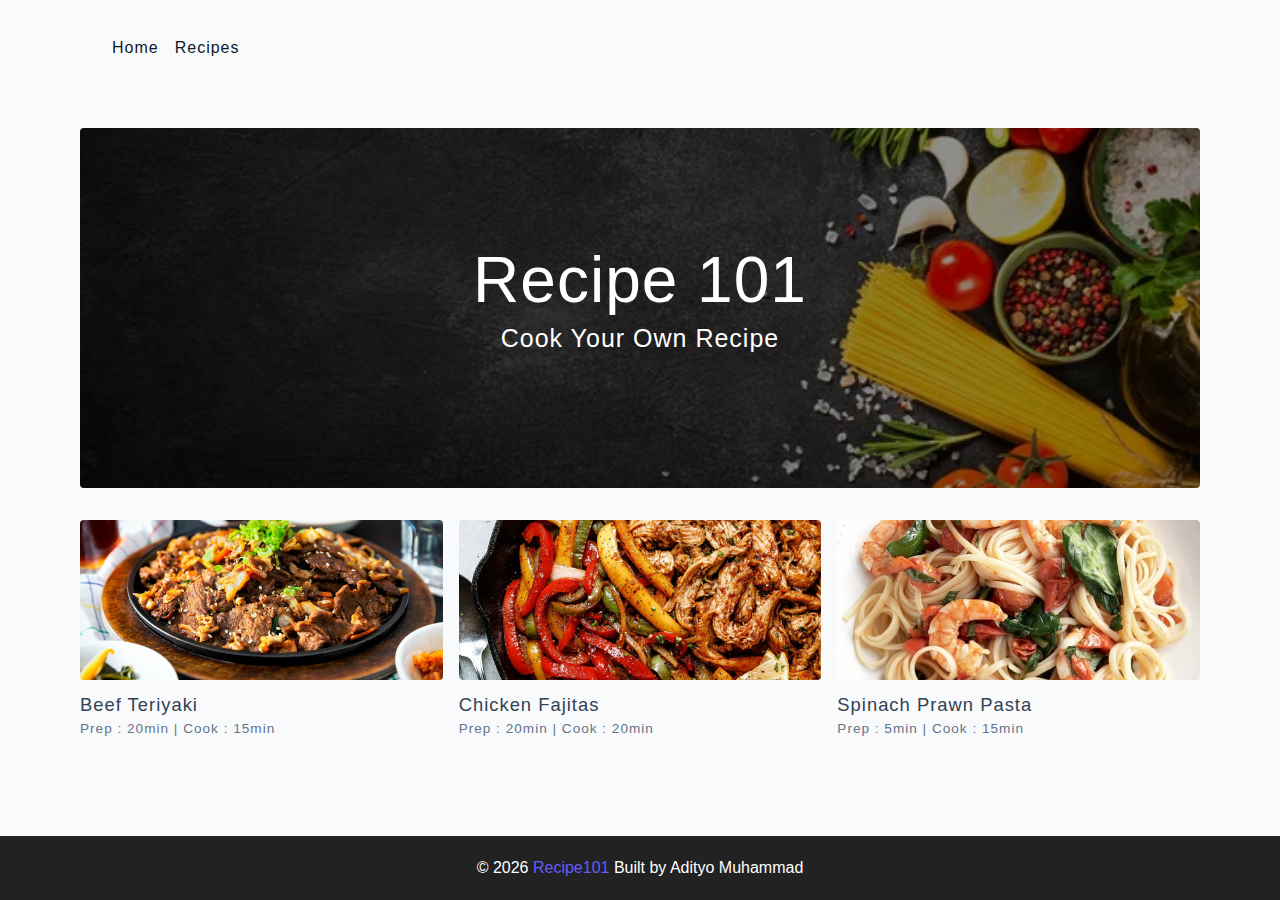
<file: recipes/index.html>
<!DOCTYPE html>
<html lang="en">
  <head>
    <meta charset="UTF-8" />
    <meta http-equiv="X-UA-Compatible" content="IE=edge" />
    <meta name="viewport" content="width=device-width, initial-scale=1.0" />
    <title>Recipe 101 </title>
    <link rel="stylesheet" href="./resources/css/normalize.css" />
    <!-- font-awesome -->
    <link
      rel="stylesheet"
      href="https://cdnjs.cloudflare.com/ajax/libs/font-awesome/5.14.0/css/all.min.css"
    />
    <!-- main css -->
    <link rel="stylesheet" href="./resources/css/main.css" />
  </head>
  <body>
    <!-- nav  -->
    <nav class="navbar">
      <div class="nav-center">
        <div class="nav-header">
          <button class="nav-btn btn">
            <i class="fas fa-align-justify"></i>
          </button>
        </div>
        <div class="nav-links">
          <a href="index.html" class="nav-link"> home </a>
          <a href="recipes.html" class="nav-link"> recipes </a>
        </div>
      </div>
    </nav>
    <!-- end of nav -->
    <!-- main -->
    <main class="page">
      <!-- header -->
      <header class="hero">
        <div class="hero-container">
          <div class="hero-text">
            <h1>Recipe 101</h1>
            <h4>Cook your own recipe</h4>
          </div>
        </div>
      </header>
      <!-- end of header -->
        
      <div class="recipes-list">
          <!-- single recipe -->
          <a href="single-recipe.html" class="recipe">
            <img
              src="./resources/images/recipe-1.jpg"
              class="img recipe-img"
              alt=""
            />
            <h5>Beef Teriyaki</h5>
            <p>Prep : 20min | Cook : 15min</p>
          </a>
          <!-- end of single recipe -->
          <!-- single recipe -->
          <a href="single-recipe-2.html" class="recipe">
            <img
              src="./resources/images/recipe-2.jpeg"
              class="img recipe-img"
              alt=""
            />
            <h5>Chicken Fajitas</h5>
            <p>Prep : 20min | Cook : 20min</p>
          </a>
          <!-- end of single recipe -->
          <!-- single recipe -->
          <a href="single-recipe-3.html" class="recipe">
            <img
              src="./resources/images/recipe-3.jpg"
              class="img recipe-img"
              alt=""
            />
            <h5>Spinach Prawn Pasta
            </h5>
            <p>Prep : 5min | Cook : 15min</p>
          </a>
          <!-- end of single recipe -->
          <!-- single recipe -->
        </div>
        <!-- end of recipes list -->
      </section>
    </main>
    <!-- end of main -->
    <!-- footer -->
    <footer class="page-footer">
      <p>
        &copy; <span id="date"></span>
        <span class="footer-logo">Recipe101</span> Built by Adityo Muhammad
      </p>
    </footer>
    <script src="./resources/js/app.js"></script>
  </body>
</html>
</file>
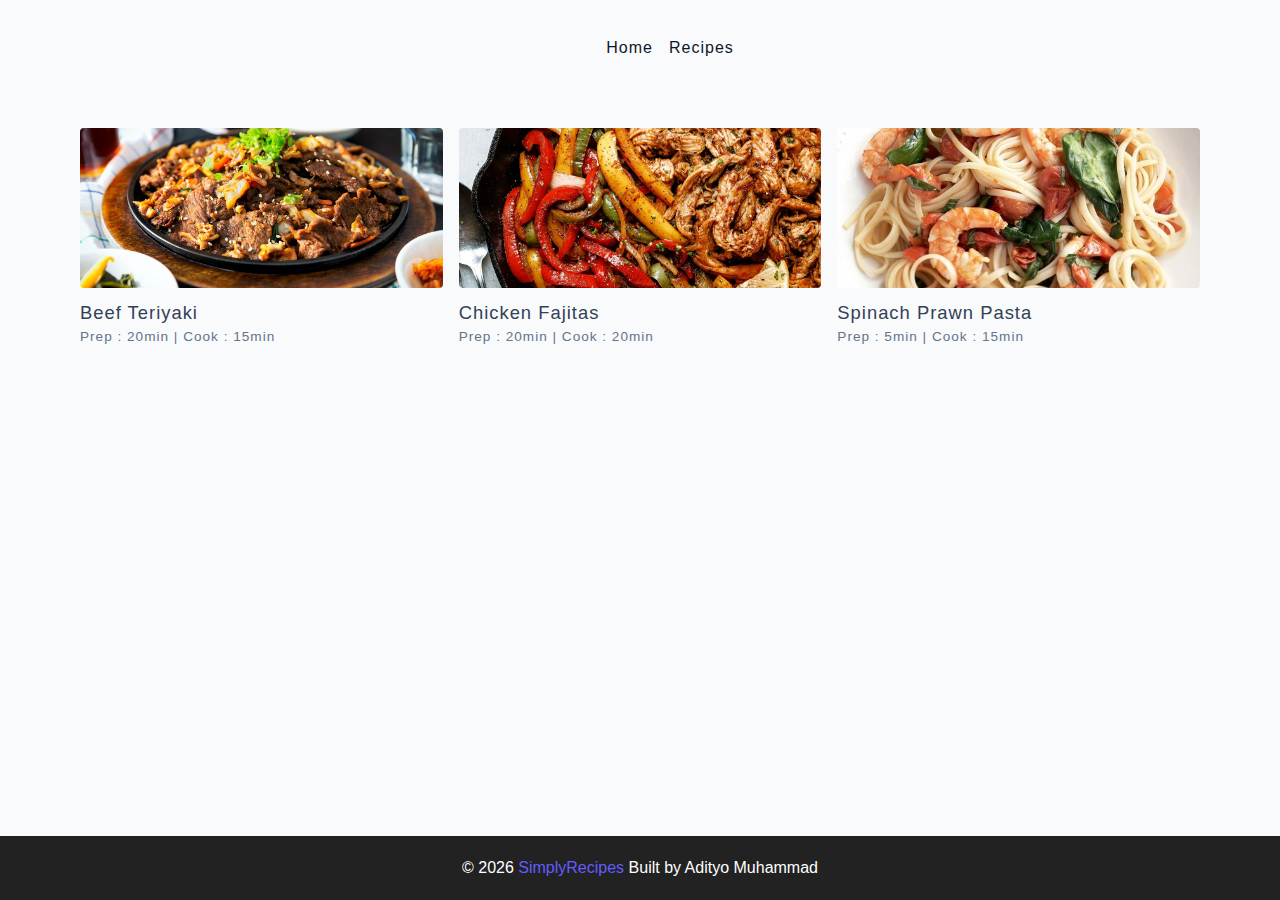
<file: recipes/recipes.html>
<!DOCTYPE html>
<html lang="en">
  <head>
    <meta charset="UTF-8" />
    <meta http-equiv="X-UA-Compatible" content="IE=edge" />
    <meta name="viewport" content="width=device-width, initial-scale=1.0" />
    <title>Recipes</title>
    <!-- normalize -->
    <link rel="stylesheet" href="./resources/css/normalize.css" />
    <!-- font-awesome -->
    <link
      rel="stylesheet"
      href="https://cdnjs.cloudflare.com/ajax/libs/font-awesome/5.14.0/css/all.min.css"
    />
    <!-- bootstrap -->
    <link href="https://cdn.jsdelivr.net/npm/bootstrap@5.3.0-alpha3/dist/css/bootstrap.min.css" rel="stylesheet" integrity="sha384-KK94CHFLLe+nY2dmCWGMq91rCGa5gtU4mk92HdvYe+M/SXH301p5ILy+dN9+nJOZ" crossorigin="anonymous">
    <!-- main css -->
    <link rel="stylesheet" href="./resources/css/main.css" />
  </head>
  <body>
    <!-- nav  -->
    <div class="container">
      <nav class="navbar">
        <div class="nav-center">
            <button class="nav-btn btn">
              <i class="fas fa-align-justify"></i>
            </button>
          </div>
          <div class="nav-links">
            <a href="index.html" class="nav-link"> home </a>
            <a href="recipes.html" class="nav-link"> recipes </a>
          </div>
        </div>
      </nav>
    </div>

    <!-- end of nav -->
    
    <!-- main -->
    <main class="page">
        <!-- recipes list -->
        <div class="recipes-list">
          <!-- single recipe -->
          <a href="single-recipe.html" class="recipe">
            <img
              src="./resources/images/recipe-1.jpg"
              class="img recipe-img"
              alt=""
            />
            <h5>Beef Teriyaki</h5>
            <p>Prep : 20min | Cook : 15min</p>
          </a>
          <!-- end of single recipe -->
          
          <!-- single recipe -->
          <a href="single-recipe-2.html" class="recipe">
            <img
              src="./resources/images/recipe-2.jpeg"
              class="img recipe-img"
              alt=""
            />
            <h5>Chicken Fajitas</h5>
            <p>Prep : 20min | Cook : 20min</p>
          </a>
          <!-- end of single recipe -->
          
          <!-- single recipe -->
          <a href="single-recipe-3.html" class="recipe">
            <img
              src="./resources/images/recipe-3.jpg"
              class="img recipe-img"
              alt=""
            />
            <h5>Spinach Prawn Pasta</h5>
            <p>Prep : 5min | Cook : 15min</p>
          </a>
          <!-- end of single recipe -->
        </div>
    </main>
    <!-- end of main -->
    <!-- footer -->
    <footer class="page-footer">
      <p>
        &copy; <span id="date"></span>
        <span class="footer-logo">SimplyRecipes</span> Built by Adityo Muhammad
      </p>
    </footer>
    <script src="./resources/js/app.js"></script>
    <script src="https://cdn.jsdelivr.net/npm/bootstrap@5.3.0-alpha3/dist/js/bootstrap.bundle.min.js" integrity="sha384-ENjdO4Dr2bkBIFxQpeoTz1HIcje39Wm4jDKdf19U8gI4ddQ3GYNS7NTKfAdVQSZe" crossorigin="anonymous"></script>
    <script src="https://cdn.jsdelivr.net/npm/@popperjs/core@2.11.7/dist/umd/popper.min.js" integrity="sha384-zYPOMqeu1DAVkHiLqWBUTcbYfZ8osu1Nd6Z89ify25QV9guujx43ITvfi12/QExE" crossorigin="anonymous"></script>
    <script src="https://cdn.jsdelivr.net/npm/bootstrap@5.3.0-alpha3/dist/js/bootstrap.min.js" integrity="sha384-Y4oOpwW3duJdCWv5ly8SCFYWqFDsfob/3GkgExXKV4idmbt98QcxXYs9UoXAB7BZ" crossorigin="anonymous"></script>
  </body>
</html>
</file>
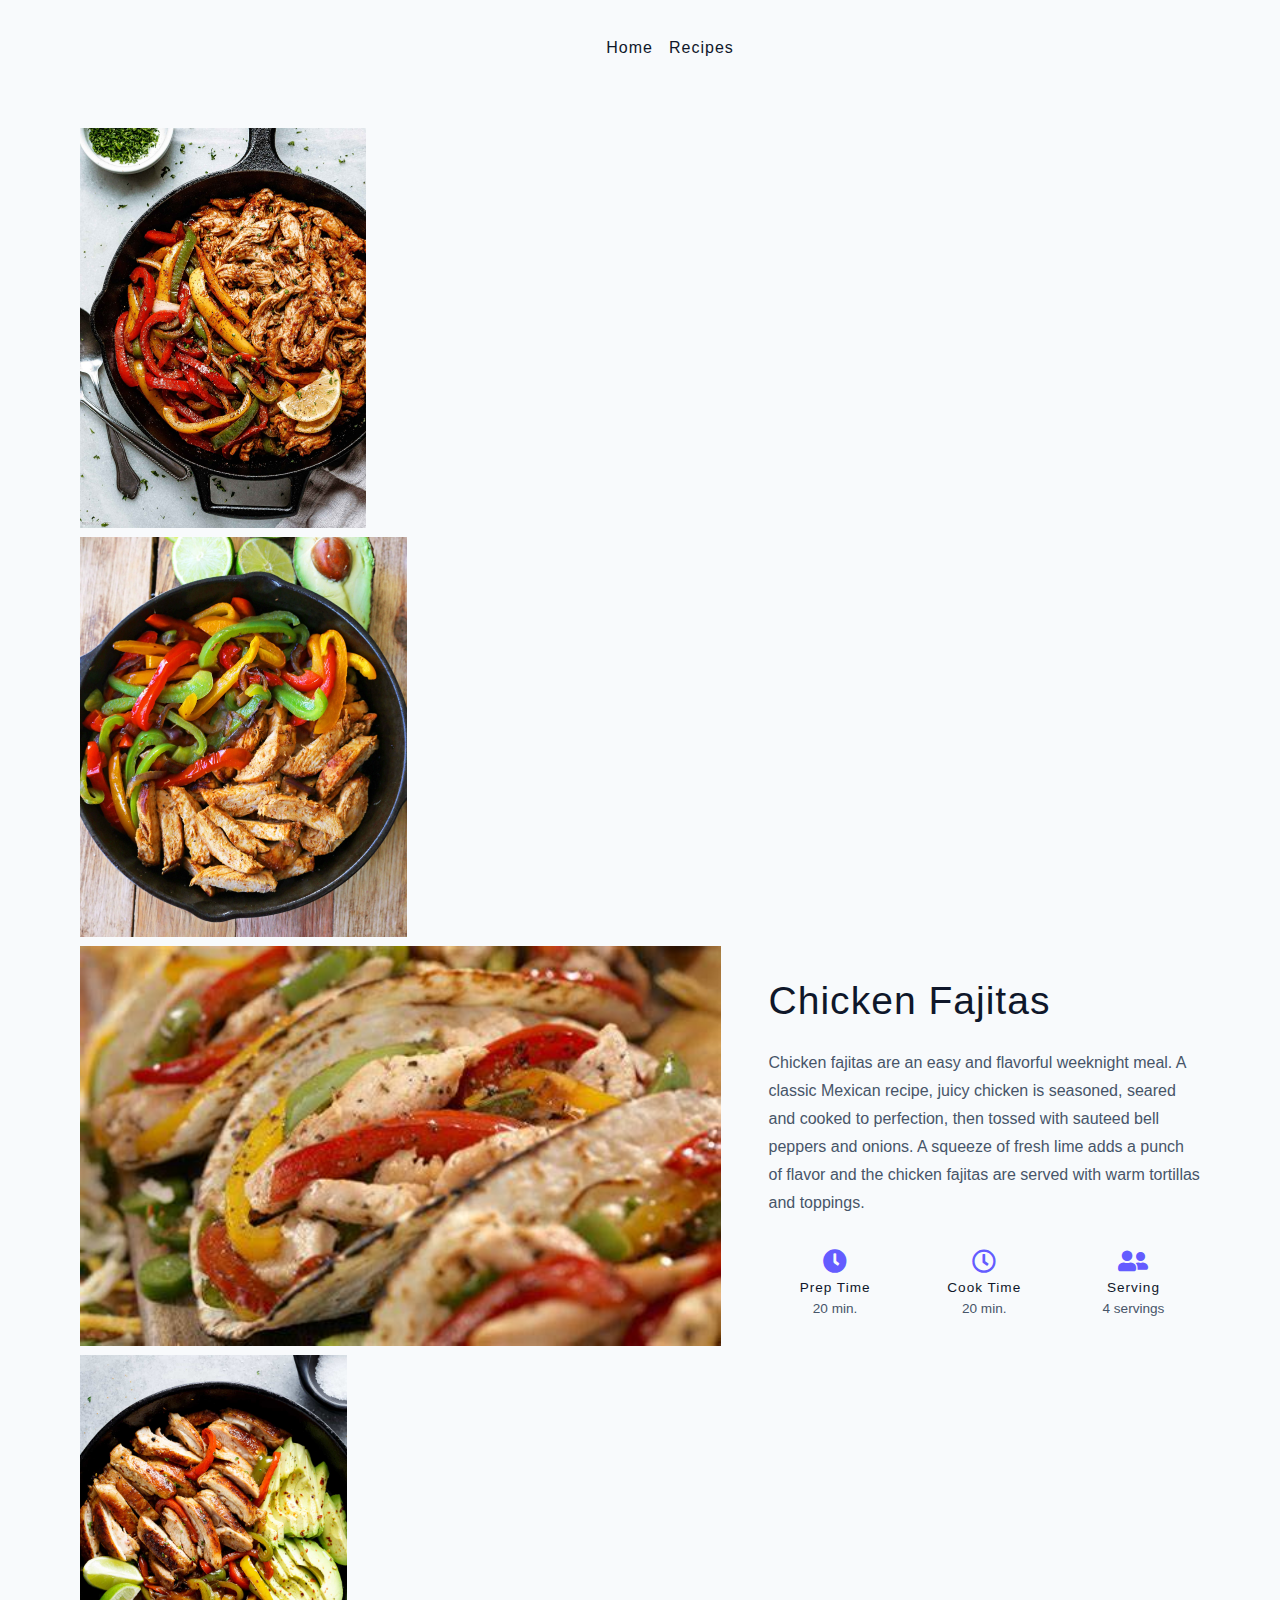
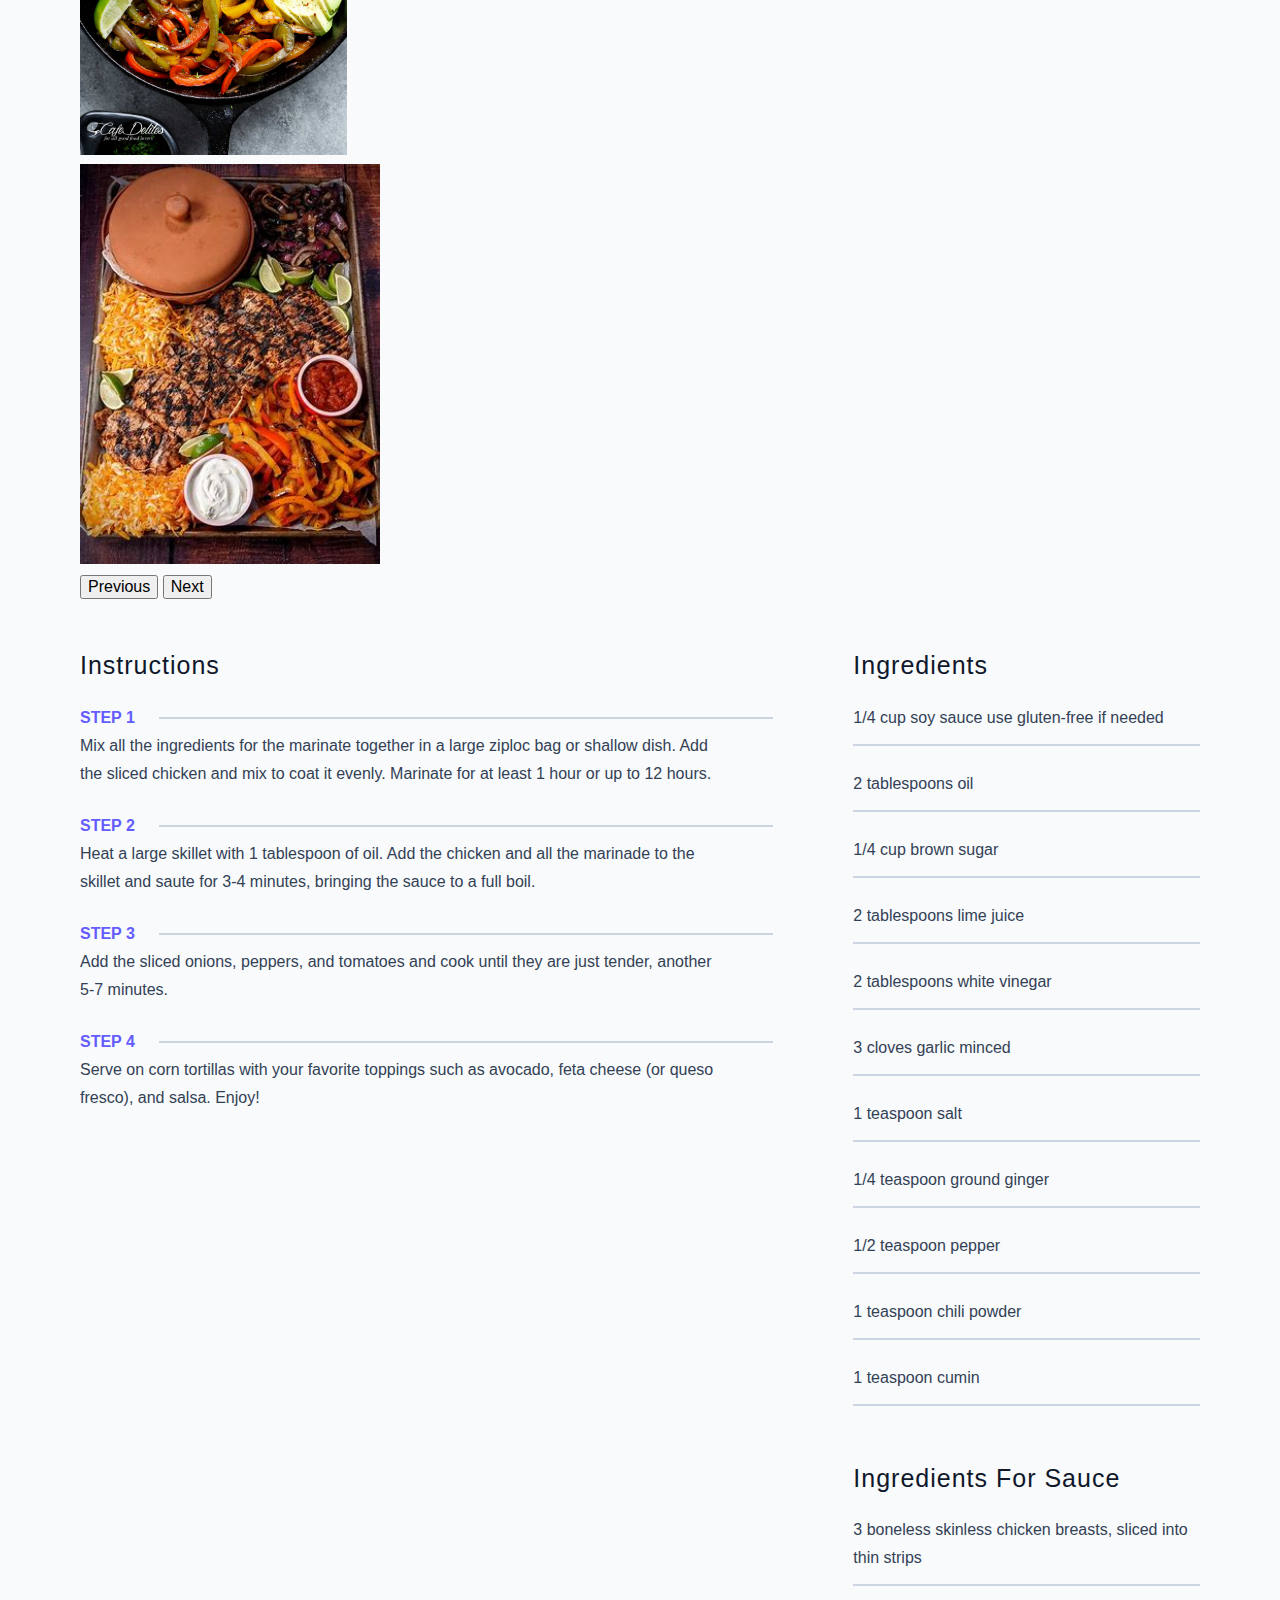
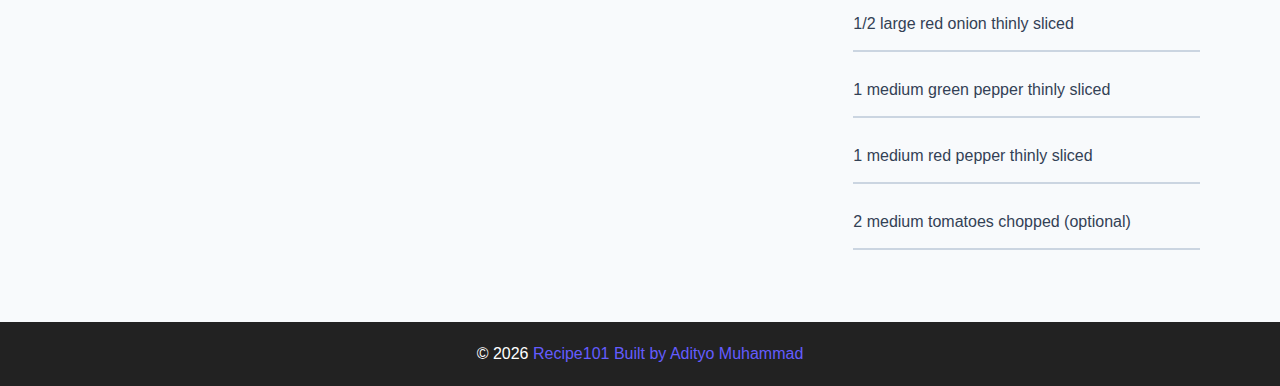
<file: recipes/single-recipe-2.html>
<!DOCTYPE html>
<html lang="en">
  <head>
    <meta charset="UTF-8" />
    <meta http-equiv="X-UA-Compatible" content="IE=edge" />
    <meta name="viewport" content="width=device-width, initial-scale=1.0" />
    <title>Single Recipe</title>
    <!-- normalize -->
    <link rel="stylesheet" href="./resources/css/normalize.css" />
    <!-- font-awesome -->
    <link
      rel="stylesheet"
      href="https://cdnjs.cloudflare.com/ajax/libs/font-awesome/5.14.0/css/all.min.css"
    />
    <!-- bootstrap -->
    <link href="https://cdn.jsdelivr.net/npm/bootstrap@5.3.0-alpha3/dist/css/bootstrap.min.css" rel="stylesheet" integrity="sha384-KK94CHFLLe+nY2dmCWGMq91rCGa5gtU4mk92HdvYe+M/SXH301p5ILy+dN9+nJOZ" crossorigin="anonymous">
    <!-- main css -->
    <link rel="stylesheet" href="./resources/css/main.css" />
  </head>
  <body>
    <!-- nav  -->
    <div class="container">
      <nav class="navbar">
        <div class="nav-center">
            <button class="nav-btn btn">
              <i class="fas fa-align-justify"></i>
            </button>
          </div>
          <div class="nav-links">
            <a href="index.html" class="nav-link"> home </a>
            <a href="recipes.html" class="nav-link"> recipes </a>
          </div>
        </div>
      </nav>
    </div>
    <!-- end of nav -->
    <main class="page">
      <div class="recipe-page">
        <section class="recipe-hero">

          <!-- Slider -->
          <div id="carouselExampleAutoplaying" class="carousel slide" data-bs-ride="carousel">
            <div class="carousel-inner">
              <div class="carousel-item active">
                <img src="./resources/images/recipe-2.jpeg" class="d-block w-100 pb-5" style="height: 400px; object-fit: cover;" alt="...">
              </div>
              <div class="carousel-item">
                <img src="./resources/images/recipe-2-2.jpeg" class="d-block w-100 pb-5" style="height: 400px; object-fit: cover;" alt="...">
              </div>
              <div class="carousel-item">
                <img src="./resources/images/recipe-2-3.jpeg" class="d-block w-100 pb-5" style="height: 400px; object-fit: cover;" alt="...">
              </div>
              <div class="carousel-item">
                <img src="./resources/images/recipe-2-4.jpg" class="d-block w-100 pb-5" style="height: 400px; object-fit: cover;" alt="...">
              </div>
              <div class="carousel-item">
                <img src="./resources/images/recipe-2-5.jpeg" class="d-block w-100 pb-5" style="height: 400px; object-fit: cover;" alt="...">
              </div>
            </div>
            <button class="carousel-control-prev" type="button" data-bs-target="#carouselExampleAutoplaying" data-bs-slide="prev">
              <span class="carousel-control-prev-icon" aria-hidden="true"></span>
              <span class="visually-hidden">Previous</span>
            </button>
            <button class="carousel-control-next" type="button" data-bs-target="#carouselExampleAutoplaying" data-bs-slide="next">
              <span class="carousel-control-next-icon" aria-hidden="true"></span>
              <span class="visually-hidden">Next</span>
            </button>
          </div>

          <!--  -->

          <article class="recipe-info">
            <h2>Chicken Fajitas</h2>
            <p>
              Chicken fajitas are an easy and flavorful weeknight meal. A classic Mexican recipe, juicy chicken is seasoned, seared and cooked to perfection, then tossed with sauteed bell peppers and onions. A squeeze of fresh lime adds a punch of flavor and the chicken fajitas are served with warm tortillas and toppings.
            </p>
            <div class="recipe-icons">
              <article>
                <i class="fas fa-clock"></i>
                <h5>prep time</h5>
                <p>20 min.</p>
              </article>
              <article>
                <i class="far fa-clock"></i>
                <h5>cook time</h5>
                <p>20 min.</p>
              </article>
              <article>
                <i class="fas fa-user-friends"></i> 
                <h5>serving</h5>
                <p>4 servings</p>
              </article>
            </div>
          </article>
        </section>
        <!-- content -->
        <section class="recipe-content">
          <article>
            <h4>instructions</h4>
            <!-- step by step -->
            <div id="step"></div>
            <!-- end -->
          </article>
          <article class="second-column">
            <div>
              <h4>ingredients</h4>
              <!-- ingredients -->
              <div id="ingredients"></div>
              <!-- end -->
            </div>
            <div>
              <h4>ingredients for sauce</h4>
              <!-- ingredients sauce -->
              <div id="ingredients-sauce"></div>
              <!-- end -->
            </div>
          </article>
        </section>
      </div>
    </main>
    <!-- footer -->
    <footer class="page-footer">
      <p>
        &copy; <span id="date"></span>
        <span class="footer-logo">Recipe101 Built by Adityo Muhammad</a>
      </p>
    </footer>
    <!-- fetch json data -->
    <script>
      fetch("./resources/data/recipes.json")
      .then((res) => {
        return res.json();
      })
      .then((data) => {
        let placeholder = document.querySelector("#step");
        let out = "";
        for (let i = 0; i < data[1].step.length; i++) {
          out += `
                <div class="single-instruction">
                  <header>
                    <p>step ${i + 1}</p>
                    <div></div>
                  </header>
                  <p>
                    ${data[1].step[i]}
                  </p>
                </div>
              `;
        }
        placeholder.innerHTML = out;

        // ingredients
        let ingredients = document.querySelector("#ingredients");
        let resultIngredients = "";
        for (let i = 0; i < data[1].ingredients.length; i++) {
          resultIngredients += `
                <p class="single-ingredient">${data[1].ingredients[i]}</p>
              `;
        }
        ingredients.innerHTML = resultIngredients;
        
        // ingredients sauce
        let ingredientsSauce = document.querySelector("#ingredients-sauce");
        let resultIngredientsSauce = "";
        for (let i = 0; i < data[1].ingredientsSauce.length; i++) {
          resultIngredientsSauce += `
                <p class="single-ingredient">${data[1].ingredientsSauce[i]}</p>
              `;
        }
        ingredientsSauce.innerHTML = resultIngredientsSauce;
      });
    </script>
    <script src="./resources/js/app.js"></script>
    <script src="https://cdn.jsdelivr.net/npm/bootstrap@5.3.0-alpha3/dist/js/bootstrap.bundle.min.js" integrity="sha384-ENjdO4Dr2bkBIFxQpeoTz1HIcje39Wm4jDKdf19U8gI4ddQ3GYNS7NTKfAdVQSZe" crossorigin="anonymous"></script>
    <script src="https://cdn.jsdelivr.net/npm/@popperjs/core@2.11.7/dist/umd/popper.min.js" integrity="sha384-zYPOMqeu1DAVkHiLqWBUTcbYfZ8osu1Nd6Z89ify25QV9guujx43ITvfi12/QExE" crossorigin="anonymous"></script>
    <script src="https://cdn.jsdelivr.net/npm/bootstrap@5.3.0-alpha3/dist/js/bootstrap.min.js" integrity="sha384-Y4oOpwW3duJdCWv5ly8SCFYWqFDsfob/3GkgExXKV4idmbt98QcxXYs9UoXAB7BZ" crossorigin="anonymous"></script>
  </body>
</html>
</file>
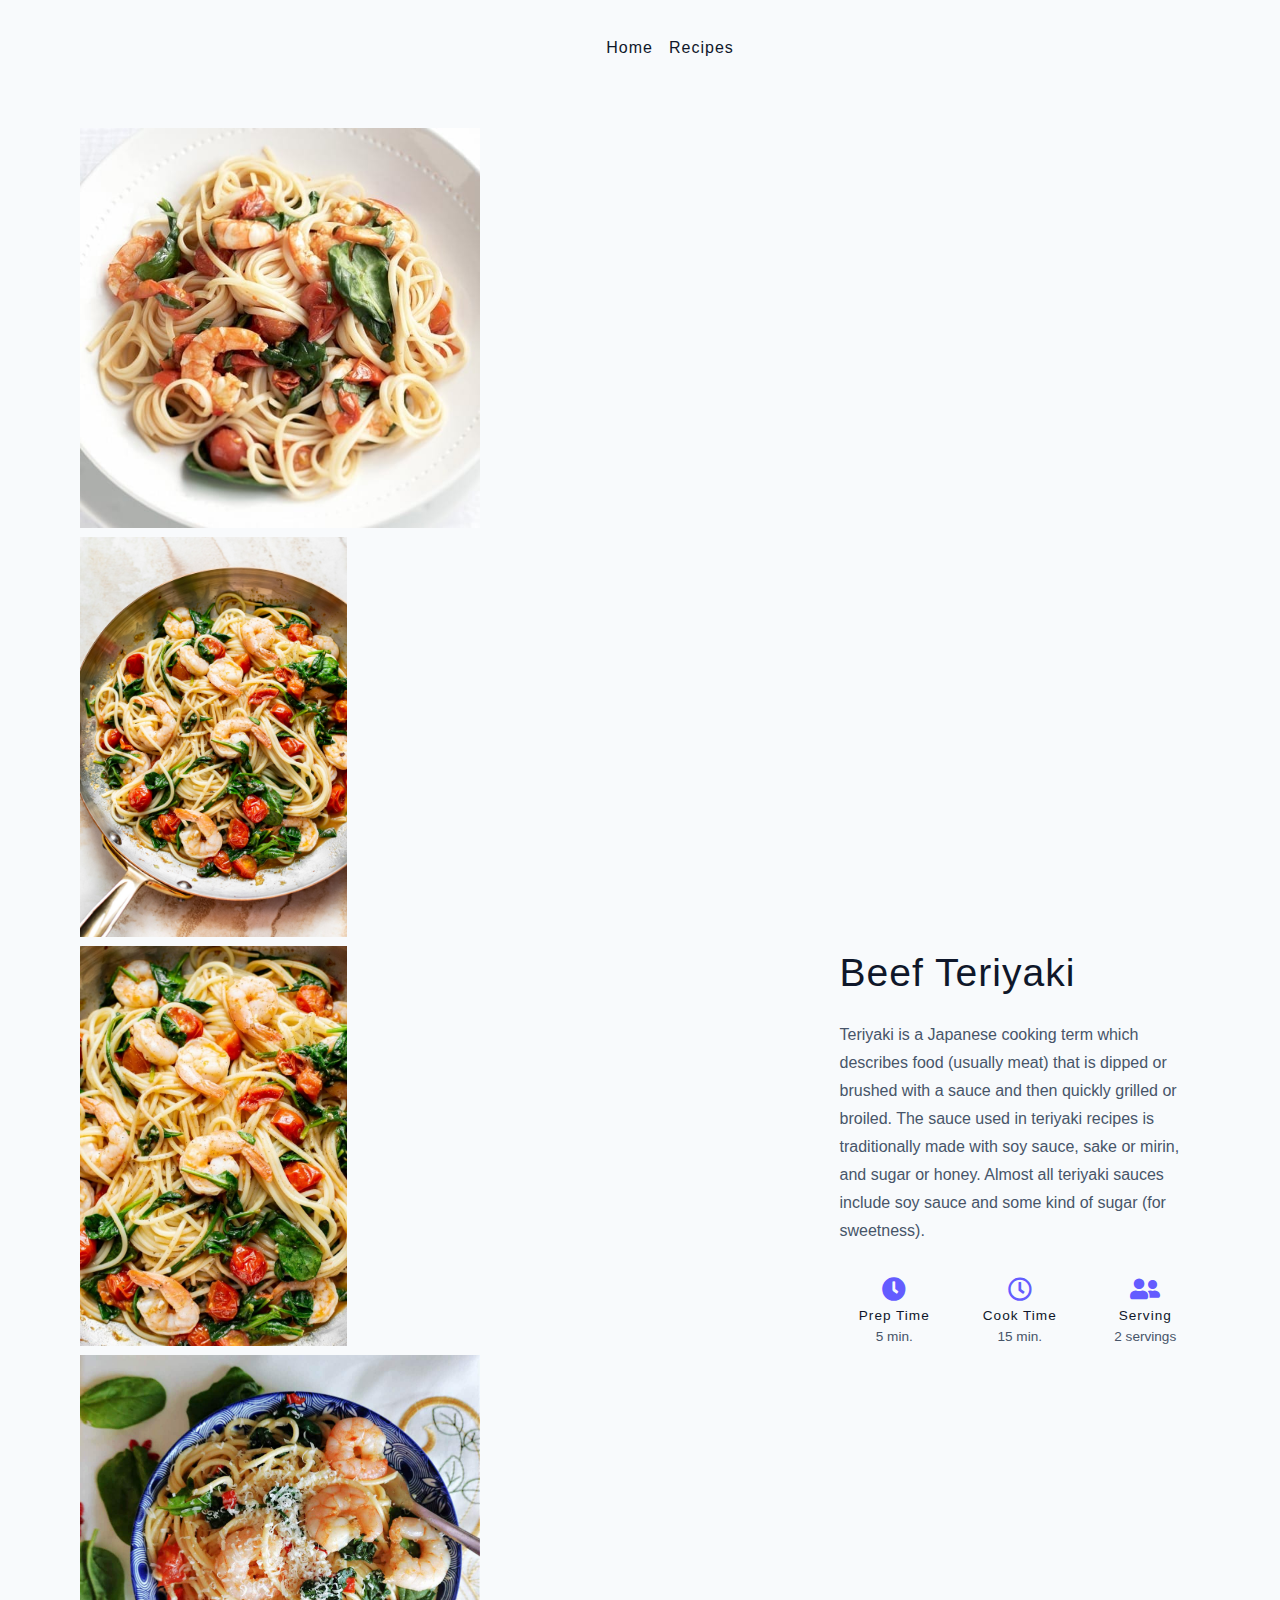
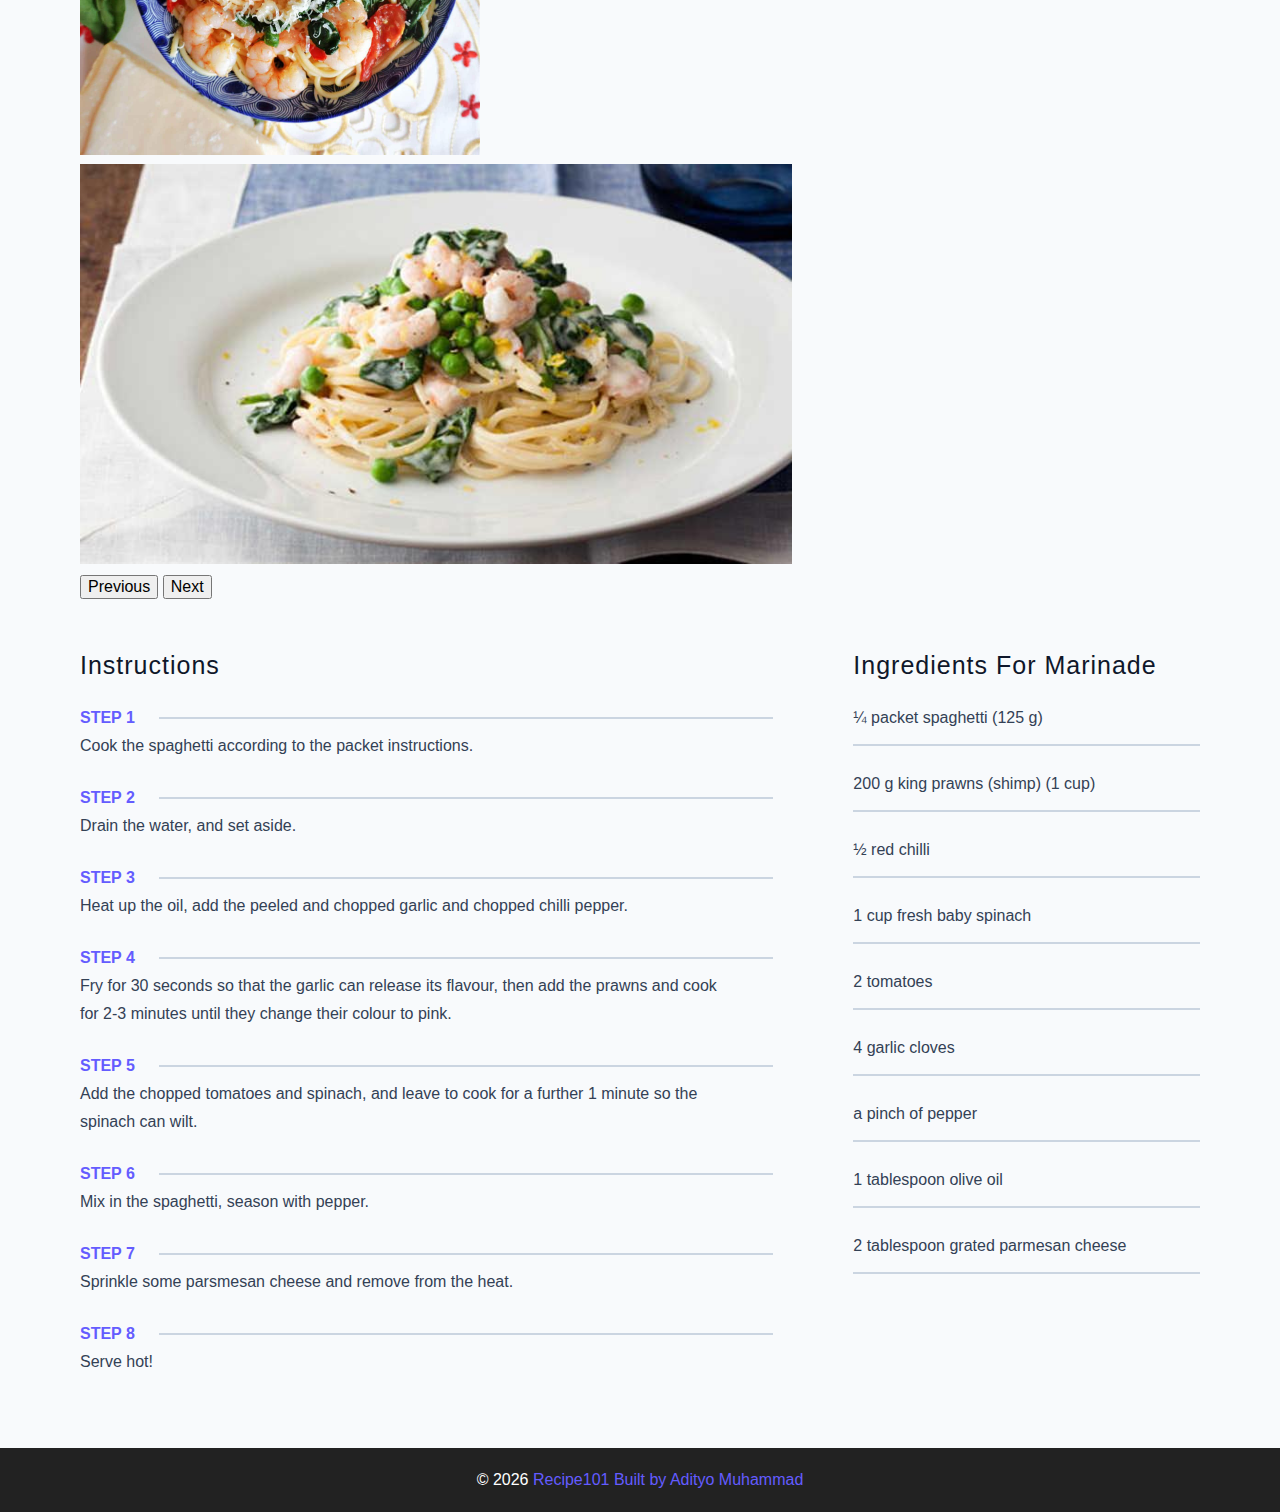
<file: recipes/single-recipe-3.html>
<!DOCTYPE html>
<html lang="en">
  <head>
    <meta charset="UTF-8" />
    <meta http-equiv="X-UA-Compatible" content="IE=edge" />
    <meta name="viewport" content="width=device-width, initial-scale=1.0" />
    <title>Single Recipe</title>
    <!-- normalize -->
    <link rel="stylesheet" href="./resources/css/normalize.css" />
    <!-- font-awesome -->
    <link
      rel="stylesheet"
      href="https://cdnjs.cloudflare.com/ajax/libs/font-awesome/5.14.0/css/all.min.css"
    />
    <!-- bootstrap -->
    <link href="https://cdn.jsdelivr.net/npm/bootstrap@5.3.0-alpha3/dist/css/bootstrap.min.css" rel="stylesheet" integrity="sha384-KK94CHFLLe+nY2dmCWGMq91rCGa5gtU4mk92HdvYe+M/SXH301p5ILy+dN9+nJOZ" crossorigin="anonymous">
    <!-- main css -->
    <link rel="stylesheet" href="./resources/css/main.css" />
  </head>
  <body>
    <!-- nav  -->
    <div class="container">
      <nav class="navbar">
        <div class="nav-center">
            <button class="nav-btn btn">
              <i class="fas fa-align-justify"></i>
            </button>
          </div>
          <div class="nav-links">
            <a href="index.html" class="nav-link"> home </a>
            <a href="recipes.html" class="nav-link"> recipes </a>
          </div>
        </div>
      </nav>
    </div>
    <!-- end of nav -->
    <main class="page">
      <div class="recipe-page">
        <section class="recipe-hero">

          <!-- slider -->
          <div id="carouselExampleAutoplaying" class="carousel slide" data-bs-ride="carousel">
            <div class="carousel-inner">
              <div class="carousel-item active">
                <img src="./resources/images/recipe-3.jpg" class="d-block w-100 pb-5" style="height: 400px; object-fit: cover;" alt="...">
              </div>
              <div class="carousel-item">
                <img src="./resources/images/recipe-3-2.jpg" class="d-block w-100 pb-5" style="height: 400px; object-fit: cover;" alt="...">
              </div>
              <div class="carousel-item">
                <img src="./resources/images/recipe-3-3.jpg" class="d-block w-100 pb-5" style="height: 400px; object-fit: cover;" alt="...">
              </div>
              <div class="carousel-item">
                <img src="./resources/images/recipe-3-4.jpg" class="d-block w-100 pb-5" style="height: 400px; object-fit: cover;" alt="...">
              </div>
              <div class="carousel-item">
                <img src="./resources/images/recipe-3-5.jpg" class="d-block w-100 pb-5" style="height: 400px; object-fit: cover;" alt="...">
              </div>
            </div>
            <button class="carousel-control-prev" type="button" data-bs-target="#carouselExampleAutoplaying" data-bs-slide="prev">
              <span class="carousel-control-prev-icon" aria-hidden="true"></span>
              <span class="visually-hidden">Previous</span>
            </button>
            <button class="carousel-control-next" type="button" data-bs-target="#carouselExampleAutoplaying" data-bs-slide="next">
              <span class="carousel-control-next-icon" aria-hidden="true"></span>
              <span class="visually-hidden">Next</span>
            </button>
          </div>

          <!-- end of slider  -->

          <article class="recipe-info">
            <h2>Beef Teriyaki</h2>
            <p>
              Teriyaki is a Japanese cooking term which describes 
              food (usually meat) that is dipped or brushed with a 
              sauce and then quickly grilled or broiled.

              The sauce used in teriyaki recipes is traditionally 
              made with soy sauce, sake or mirin, and sugar or honey. 
              Almost all teriyaki sauces include soy sauce and some kind of sugar (for sweetness).
            </p>
            <div class="recipe-icons">
              <article>
                <i class="fas fa-clock"></i>
                <h5>prep time</h5>
                <p>5 min.</p>
              </article>
              <article>
                <i class="far fa-clock"></i>
                <h5>cook time</h5>
                <p>15 min.</p>
              </article>
              <article>
                <i class="fas fa-user-friends"></i> 
                <h5>serving</h5>
                <p>2 servings</p>
              </article>
            </div>
          </article>
        </section>
        <!-- content -->
        <section class="recipe-content">
          <article>
            <h4>instructions</h4>
            <!-- step by step -->
            <div id="step"></div>
            <!-- end -->
          </article>
          <article class="second-column">
            <div>
              <h4>ingredients for marinade</h4>
              <!-- ingredients -->
              <div id="ingredients"></div>
              <!-- end -->
            </div>
          </article>
        </section>
      </div>
    </main>
    <!-- footer -->
    <footer class="page-footer">
      <p>
        &copy; <span id="date"></span>
        <span class="footer-logo">Recipe101 Built by Adityo Muhammad</a>
      </p>
    </footer>
    <script>
      fetch("./resources/data/recipes.json")
      .then((res) => {
        return res.json();
      })
      .then((data) => {
        let placeholder = document.querySelector("#step");
        let out = "";
        for (let i = 0; i < data[2].step.length; i++) {
          out += `
                <div class="single-instruction">
                  <header>
                    <p>step ${i + 1}</p>
                    <div></div>
                  </header>
                  <p>
                    ${data[2].step[i]}
                  </p>
                </div>
              `;
        }
        placeholder.innerHTML = out;

        // ingredients
        let ingredients = document.querySelector("#ingredients");
        let resultIngredients = "";
        for (let i = 0; i < data[2].ingredients.length; i++) {
          resultIngredients += `
                <p class="single-ingredient">${data[2].ingredients[i]}</p>
              `;
        }
        ingredients.innerHTML = resultIngredients;
      });

    </script>
    <script src="./resources/js/app.js"></script>
    <script src="https://cdn.jsdelivr.net/npm/bootstrap@5.3.0-alpha3/dist/js/bootstrap.bundle.min.js" integrity="sha384-ENjdO4Dr2bkBIFxQpeoTz1HIcje39Wm4jDKdf19U8gI4ddQ3GYNS7NTKfAdVQSZe" crossorigin="anonymous"></script>
    <script src="https://cdn.jsdelivr.net/npm/@popperjs/core@2.11.7/dist/umd/popper.min.js" integrity="sha384-zYPOMqeu1DAVkHiLqWBUTcbYfZ8osu1Nd6Z89ify25QV9guujx43ITvfi12/QExE" crossorigin="anonymous"></script>
    <script src="https://cdn.jsdelivr.net/npm/bootstrap@5.3.0-alpha3/dist/js/bootstrap.min.js" integrity="sha384-Y4oOpwW3duJdCWv5ly8SCFYWqFDsfob/3GkgExXKV4idmbt98QcxXYs9UoXAB7BZ" crossorigin="anonymous"></script>
  </body>
</html>
</file>
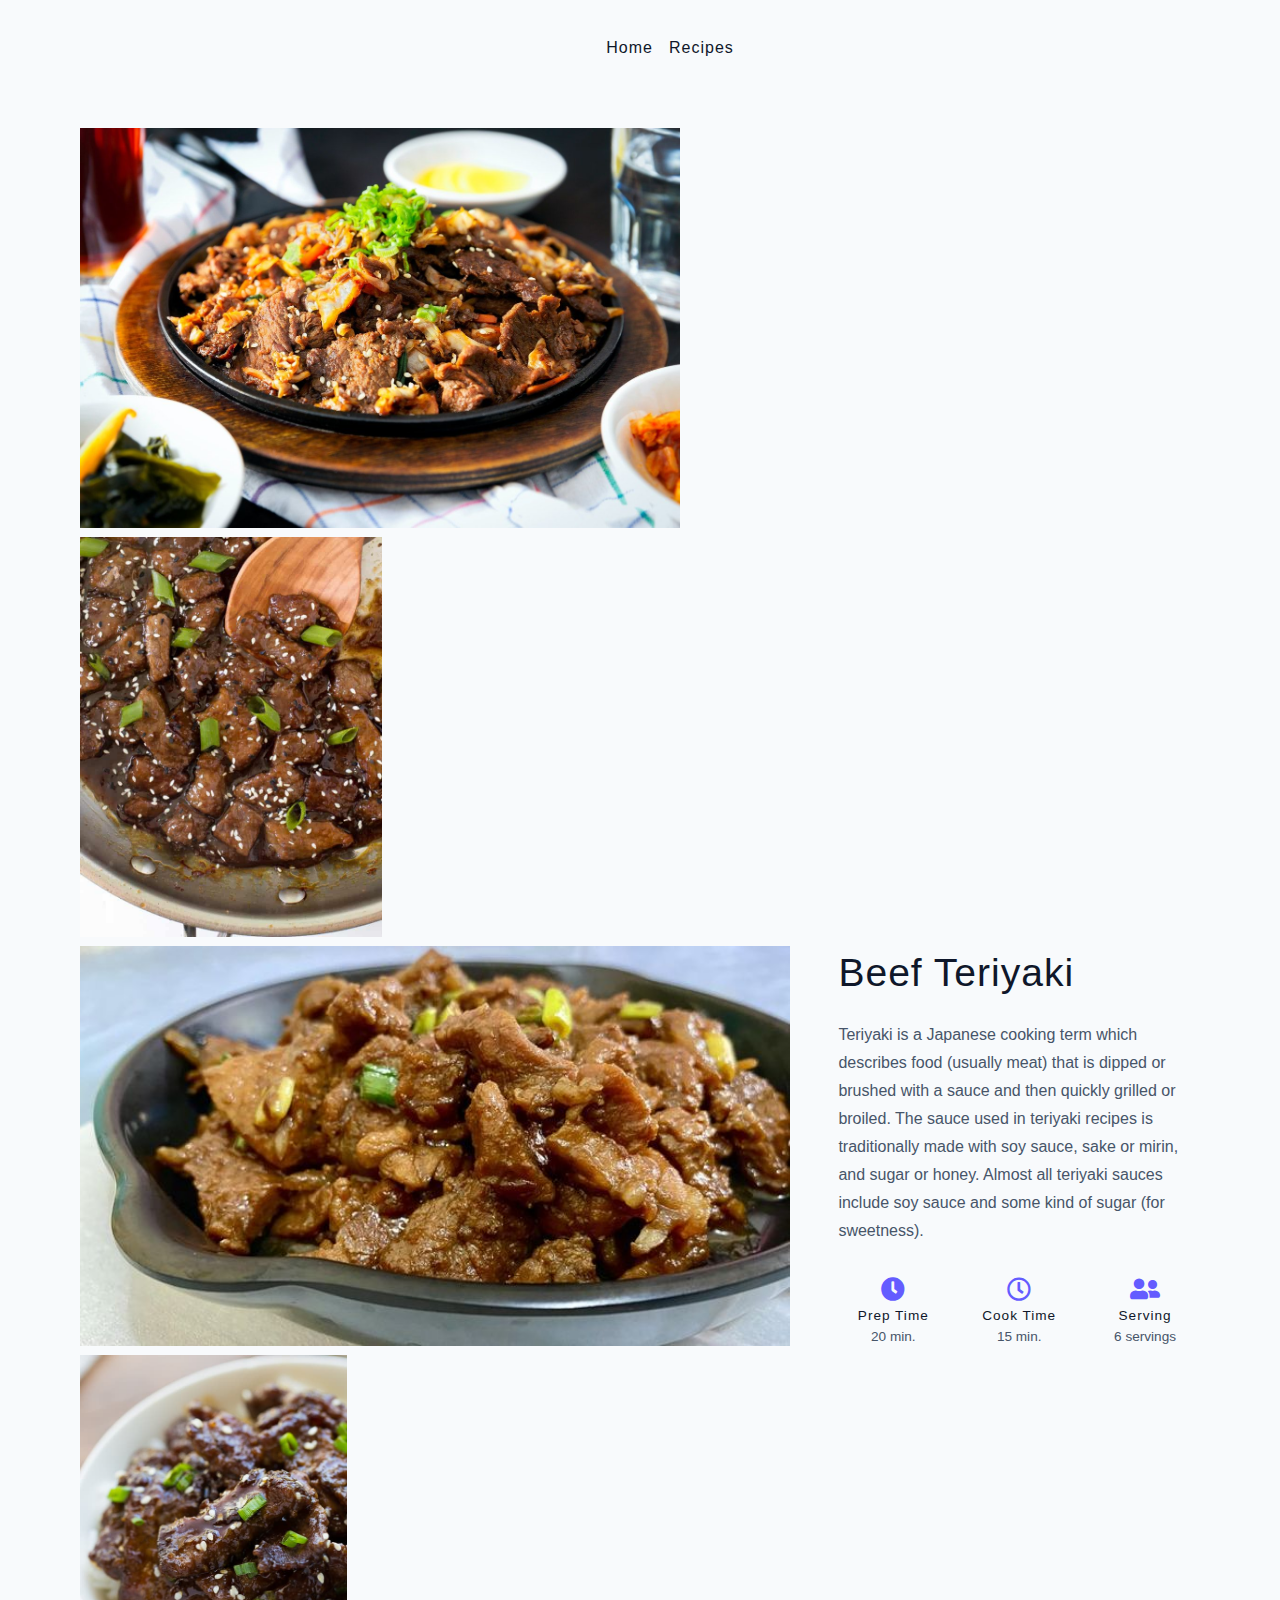
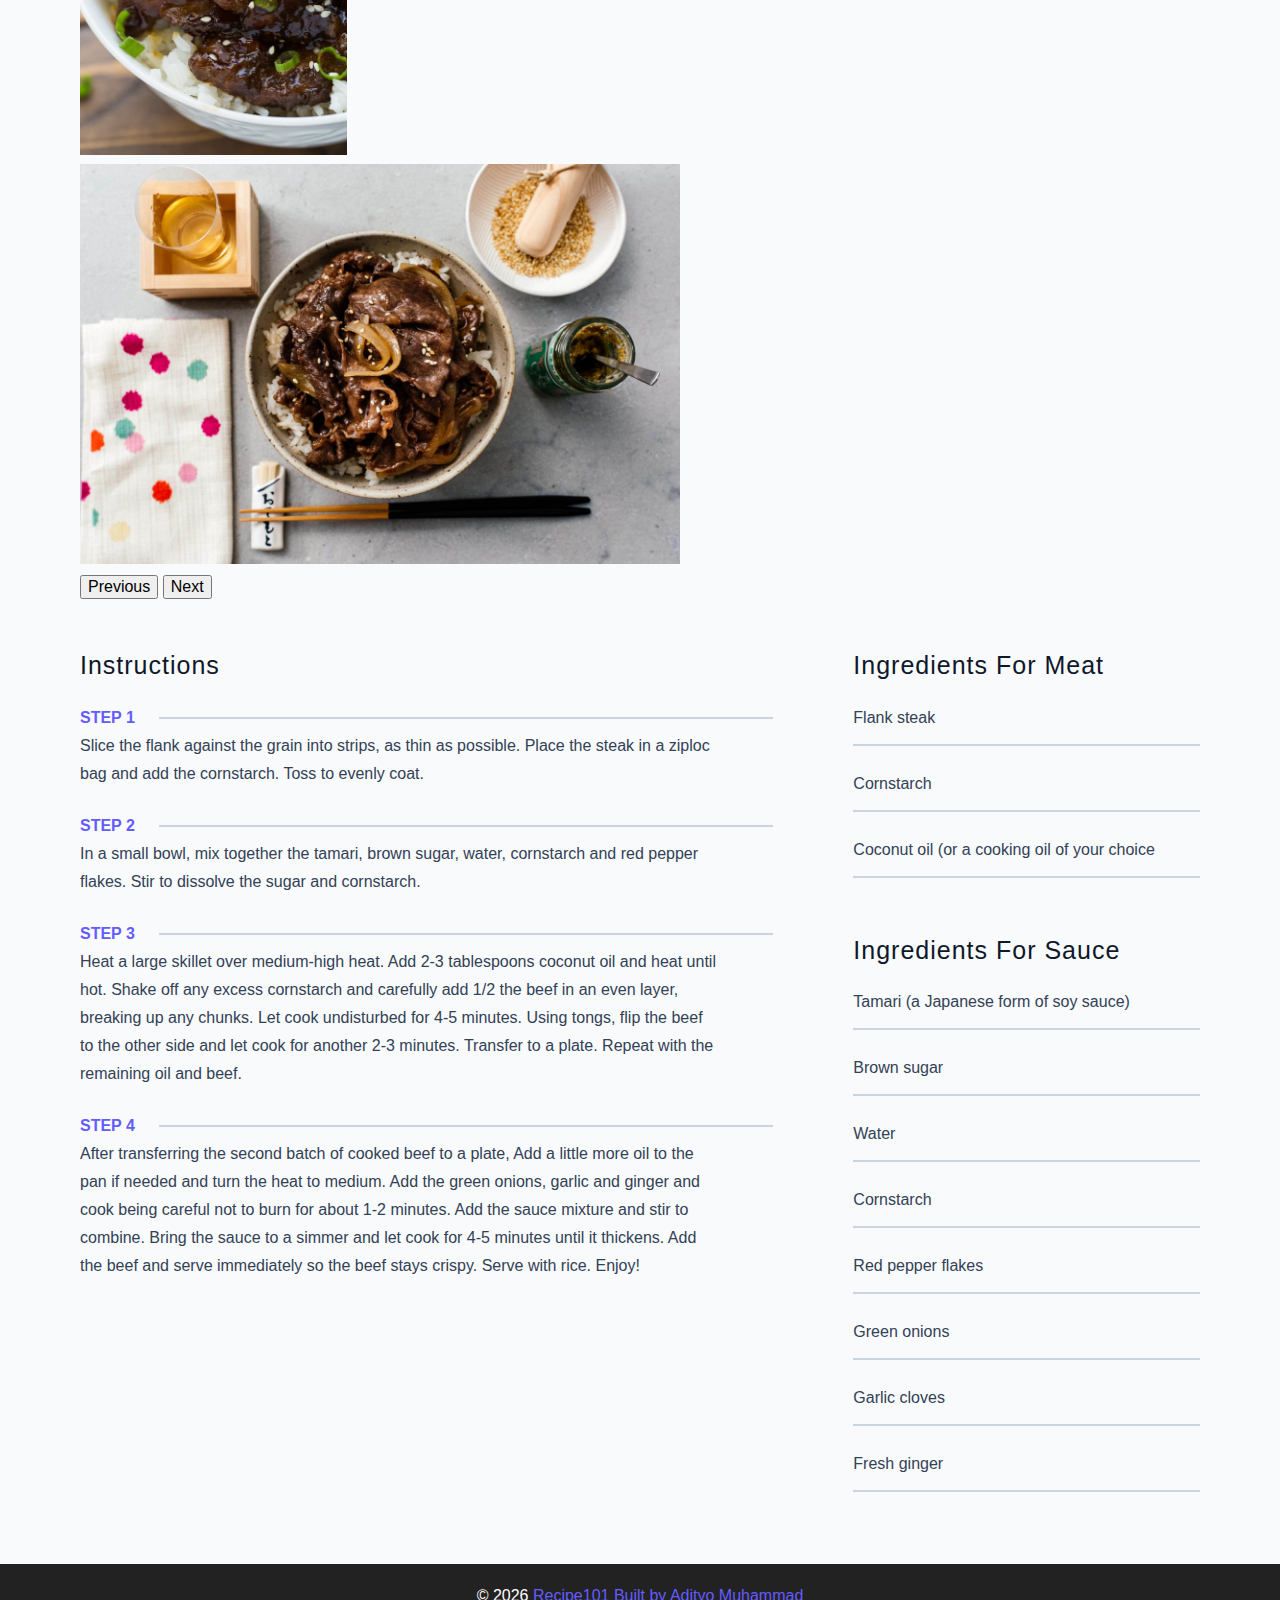
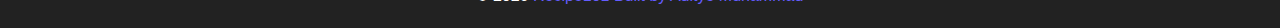
<file: recipes/single-recipe.html>
<!DOCTYPE html>
<html lang="en">
  <head>
    <meta charset="UTF-8" />
    <meta http-equiv="X-UA-Compatible" content="IE=edge" />
    <meta name="viewport" content="width=device-width, initial-scale=1.0" />
    <title>Single Recipe</title>
    <!-- normalize -->
    <link rel="stylesheet" href="./resources/css/normalize.css" />
    <!-- font-awesome -->
    <link
      rel="stylesheet"
      href="https://cdnjs.cloudflare.com/ajax/libs/font-awesome/5.14.0/css/all.min.css"
    />
    <!-- bootstrap -->
    <link href="https://cdn.jsdelivr.net/npm/bootstrap@5.3.0-alpha3/dist/css/bootstrap.min.css" rel="stylesheet" integrity="sha384-KK94CHFLLe+nY2dmCWGMq91rCGa5gtU4mk92HdvYe+M/SXH301p5ILy+dN9+nJOZ" crossorigin="anonymous">
    <!-- main css -->
    <link rel="stylesheet" href="./resources/css/main.css" />
  </head>
  <body>
    <!-- nav  -->
    <div class="container">
      <nav class="navbar">
        <div class="nav-center">
            <button class="nav-btn btn">
              <i class="fas fa-align-justify"></i>
            </button>
          </div>
          <div class="nav-links">
            <a href="index.html" class="nav-link"> home </a>
            <a href="recipes.html" class="nav-link"> recipes </a>
          </div>
        </div>
      </nav>
    </div>
    <!-- end of nav -->
    <main class="page">
      <div class="recipe-page">
        <section class="recipe-hero">

          <!-- Slider -->
          <div id="carouselExampleAutoplaying" class="carousel slide" data-bs-ride="carousel">
            <div class="carousel-inner">
              <div class="carousel-item active">
                <img src="./resources/images/recipe-1.jpg" class="d-block w-100 pb-5" style="height: 400px; object-fit: cover;" alt="...">
              </div>
              <div class="carousel-item">
                <img src="./resources/images/recipe-1-2.jpg" class="d-block w-100 pb-5" style="height: 400px; object-fit: cover;" alt="...">
              </div>
              <div class="carousel-item">
                <img src="./resources/images/recipe-1-3.jpg" class="d-block w-100 pb-5" style="height: 400px; object-fit: cover;" alt="...">
              </div>
              <div class="carousel-item">
                <img src="./resources/images/recipe-1-4.jpg" class="d-block w-100 pb-5" style="height: 400px; object-fit: cover;" alt="...">
              </div>
              <div class="carousel-item">
                <img src="./resources/images/recipe-1-5.jpg" class="d-block w-100 pb-5" style="height: 400px; object-fit: cover;" alt="...">
              </div>
            </div>
            <button class="carousel-control-prev" type="button" data-bs-target="#carouselExampleAutoplaying" data-bs-slide="prev">
              <span class="carousel-control-prev-icon" aria-hidden="true"></span>
              <span class="visually-hidden">Previous</span>
            </button>
            <button class="carousel-control-next" type="button" data-bs-target="#carouselExampleAutoplaying" data-bs-slide="next">
              <span class="carousel-control-next-icon" aria-hidden="true"></span>
              <span class="visually-hidden">Next</span>
            </button>
          </div>

          <!--  -->

          <article class="recipe-info">
            <h2>Beef Teriyaki</h2>
            <p>
              Teriyaki is a Japanese cooking term which describes 
              food (usually meat) that is dipped or brushed with a 
              sauce and then quickly grilled or broiled.

              The sauce used in teriyaki recipes is traditionally 
              made with soy sauce, sake or mirin, and sugar or honey. 
              Almost all teriyaki sauces include soy sauce and some kind of sugar (for sweetness).
            </p>
            <div class="recipe-icons">
              <article>
                <i class="fas fa-clock"></i>
                <h5>prep time</h5>
                <p>20 min.</p>
              </article>
              <article>
                <i class="far fa-clock"></i>
                <h5>cook time</h5>
                <p>15 min.</p>
              </article>
              <article>
                <i class="fas fa-user-friends"></i> 
                <h5>serving</h5>
                <p>6 servings</p>
              </article>
            </div>
          </article>
        </section>
        <!-- content -->
        <section class="recipe-content">
          <article>
            <h4>instructions</h4>
            <!-- step by step -->
            <div id="step"></div>
            <!-- end -->
          </article>
          <article class="second-column">
            <div>
              <h4>ingredients for meat</h4>
              <!-- ingredients -->
              <div id="ingredients"></div>
              <!-- end -->
            </div>
            <div>
              <h4>ingredients for sauce</h4>              
              <!-- ingredients sauce -->
              <div id="ingredients-sauce"></div>
              <!-- end -->
            </div>
          </article>
        </section>
      </div>
    </main>
    <!-- footer -->
    <footer class="page-footer">
      <p>
        &copy; <span id="date"></span>
        <span class="footer-logo">Recipe101 Built by Adityo Muhammad</a>
      </p>
    </footer>
    <!-- fecth json data -->
    <script>
      fetch("./resources/data/recipes.json")
      .then((res) => {
        return res.json();
      })
      .then((data) => {
        // step 
        let step = document.querySelector("#step");
        let resultStep = "";
        for (let i = 0; i < data[0].step.length; i++) {
          resultStep += `
                <div class="single-instruction">
                  <header>
                    <p>step ${i + 1}</p>
                    <div></div>
                  </header>
                  <p>
                    ${data[0].step[i]}
                  </p>
                </div>
              `;
        }
        step.innerHTML = resultStep;

        // ingredients
        let ingredients = document.querySelector("#ingredients");
        let resultIngredients = "";
        for (let i = 0; i < data[0].ingredients.length; i++) {
          resultIngredients += `
                <p class="single-ingredient">${data[0].ingredients[i]}</p>
              `;
        }
        ingredients.innerHTML = resultIngredients;
        
        // ingredients sauce
        let ingredientsSauce = document.querySelector("#ingredients-sauce");
        let resultIngredientsSauce = "";
        for (let i = 0; i < data[0].ingredientsSauce.length; i++) {
          resultIngredientsSauce += `
                <p class="single-ingredient">${data[0].ingredientsSauce[i]}</p>
              `;
        }
        ingredientsSauce.innerHTML = resultIngredientsSauce;
        
      });
    </script>

    <script src="./resources/js/app.js"></script>
    <script src="https://cdn.jsdelivr.net/npm/bootstrap@5.3.0-alpha3/dist/js/bootstrap.bundle.min.js" integrity="sha384-ENjdO4Dr2bkBIFxQpeoTz1HIcje39Wm4jDKdf19U8gI4ddQ3GYNS7NTKfAdVQSZe" crossorigin="anonymous"></script>
    <script src="https://cdn.jsdelivr.net/npm/@popperjs/core@2.11.7/dist/umd/popper.min.js" integrity="sha384-zYPOMqeu1DAVkHiLqWBUTcbYfZ8osu1Nd6Z89ify25QV9guujx43ITvfi12/QExE" crossorigin="anonymous"></script>
    <script src="https://cdn.jsdelivr.net/npm/bootstrap@5.3.0-alpha3/dist/js/bootstrap.min.js" integrity="sha384-Y4oOpwW3duJdCWv5ly8SCFYWqFDsfob/3GkgExXKV4idmbt98QcxXYs9UoXAB7BZ" crossorigin="anonymous"></script>
  </body>
</html>
</file>
<file: recipes/resources/css/main.css>
*,
::after,
::before {
  box-sizing: border-box;
}
/* fonts */

@import url("https://fonts.googleapis.com/css2?family=Roboto:wght@400;500;600&family=Montserrat&display=swap");
html {
  font-size: 100%;
} /*16px*/

:root {
  /* colors */
  --primary-100: #e2e0ff;
  --primary-200: #c1beff;
  --primary-300: #a29dff;
  --primary-400: #837dff;
  --primary-500: #645cff;
  --primary-600: #504acc;
  --primary-700: #3c3799;
  --primary-800: #282566;
  --primary-900: #141233;

  /* grey */
  --grey-50: #f8fafc;
  --grey-100: #f1f5f9;
  --grey-200: #e2e8f0;
  --grey-300: #cbd5e1;
  --grey-400: #94a3b8;
  --grey-500: #64748b;
  --grey-600: #475569;
  --grey-700: #334155;
  --grey-800: #1e293b;
  --grey-900: #0f172a;
  /* rest of the colors */
  --black: #222;
  --white: #fff;
  --red-light: #f8d7da;
  --red-dark: #842029;
  --green-light: #d1e7dd;
  --green-dark: #0f5132;

  /* fonts  */
  --headingFont: "Roboto", sans-serif;
  --bodyFont: "Nunito", sans-serif;
  --smallText: 0.7em;
  /* rest of the vars */
  --backgroundColor: var(--grey-50);
  --textColor: var(--grey-900);
  --borderRadius: 0.25rem;
  --letterSpacing: 1px;
  --transition: 0.3s ease-in-out all;
  --max-width: 1120px;
  --fixed-width: 600px;

  /* box shadow*/
  --shadow-1: 0 1px 3px 0 rgba(0, 0, 0, 0.1), 0 1px 2px 0 rgba(0, 0, 0, 0.06);
  --shadow-2: 0 4px 6px -1px rgba(0, 0, 0, 0.1), 0 2px 4px -1px rgba(0, 0, 0, 0.06);
  --shadow-3: 0 10px 15px -3px rgba(0, 0, 0, 0.1), 0 4px 6px -2px rgba(0, 0, 0, 0.05);
  --shadow-4: 0 20px 25px -5px rgba(0, 0, 0, 0.1), 0 10px 10px -5px rgba(0, 0, 0, 0.04);
}

body {
  background: var(--backgroundColor);
  font-family: var(--bodyFont);
  font-weight: 400;
  line-height: 1.75;
  color: var(--textColor);
}

p {
  margin-top: 0;
  margin-bottom: 1.5rem;
  max-width: 40em;
}

h1,
h2,
h3,
h4,
h5 {
  margin: 0;
  margin-bottom: 1.38rem;
  font-family: var(--headingFont);
  font-weight: 400;
  line-height: 1.3;
  text-transform: capitalize;
  letter-spacing: var(--letterSpacing);
}

h1 {
  margin-top: 0;
  font-size: 3.052rem;
}

h2 {
  font-size: 2.441rem;
}

h3 {
  font-size: 1.953rem;
}

h4 {
  font-size: 1.563rem;
}

h5 {
  font-size: 1.25rem;
}

small,
.text-small {
  font-size: var(--smallText);
}

a {
  text-decoration: none;
}
ul {
  list-style-type: none;
  padding: 0;
}

.img {
  width: 100%;
  display: block;
  object-fit: cover;
}
/* buttons */

.btn {
  cursor: pointer;
  color: var(--white);
  background: var(--primary-500);
  border: transparent;
  border-radius: var(--borderRadius);
  letter-spacing: var(--letterSpacing);
  padding: 0.375rem 0.75rem;
  box-shadow: var(--shadow-1);
  transition: var(--transtion);
  text-transform: capitalize;
  display: inline-block;
}
.btn:hover {
  background: var(--primary-700);
  box-shadow: var(--shadow-3);
}
.btn-hipster {
  color: var(--primary-500);
  background: var(--primary-200);
}
.btn-hipster:hover {
  color: var(--primary-200);
  background: var(--primary-700);
}
.btn-block {
  width: 100%;
}

/* alerts */
.alert {
  padding: 0.375rem 0.75rem;
  margin-bottom: 1rem;
  border-color: transparent;
  border-radius: var(--borderRadius);
}

.alert-danger {
  color: var(--red-dark);
  background: var(--red-light);
}
.alert-success {
  color: var(--green-dark);
  background: var(--green-light);
}
/* form */

.form {
  width: 90vw;
  max-width: var(--fixed-width);
  background: var(--white);
  border-radius: var(--borderRadius);
  box-shadow: var(--shadow-2);
  padding: 2rem 2.5rem;
  margin: 3rem auto;
}
.form-label {
  display: block;
  font-size: var(--smallText);
  margin-bottom: 0.5rem;
  text-transform: capitalize;
  letter-spacing: var(--letterSpacing);
}
.form-input,
.form-textarea {
  width: 100%;
  padding: 0.375rem 0.75rem;
  border-radius: var(--borderRadius);
  background: var(--backgroundColor);
  border: 1px solid var(--grey-200);
}

.form-row {
  margin-bottom: 1rem;
}

.form-textarea {
  height: 7rem;
}
::placeholder {
  font-family: inherit;
  color: var(--grey-400);
}
.form-alert {
  color: var(--red-dark);
  letter-spacing: var(--letterSpacing);
  text-transform: capitalize;
}
/* alert */

@keyframes spinner {
  to {
    transform: rotate(360deg);
  }
}

.loading {
  width: 6rem;
  height: 6rem;
  border: 5px solid var(--grey-400);
  border-radius: 50%;
  border-top-color: var(--primary-500);
  animation: spinner 0.6s linear infinite;
}
.loading {
  margin: 0 auto;
}
/* title */

.title {
  text-align: center;
}

.title-underline {
  background: var(--primary-500);
  width: 7rem;
  height: 0.25rem;
  margin: 0 auto;
  margin-top: -1rem;
}

/*
=============== 
Navbar
===============
*/

.navbar {
  display: flex;
  align-items: center;
  justify-content: center;
}
.nav-center {
  width: 90vw;
  max-width: var(--max-width);
}
.nav-header {
  height: 6rem;
  display: flex;
  justify-content: space-between;
  align-items: center;
}
.nav-header img {
  width: 200px;
}
.nav-logo {
  display: flex;
  align-items: flex-end;
}

.nav-btn {
  padding: 0.15rem 0.75rem;
}
.nav-btn i {
  font-size: 1.25rem;
}
.nav-links {
  height: 0;
  overflow: hidden;
  display: flex;
  flex-direction: column;
  transition: var(--transition);
}
.show-links {
  height: 23.9375rem;
}

.nav-link {
  display: block;
  text-align: center;
  font-size: 1.25rem;
  text-transform: capitalize;
  color: var(--grey-900);
  letter-spacing: var(--letterSpacing);
  padding: 1rem 0;
  border-top: 1px solid var(--grey-500);
  transition: var(--transition);
}
.nav-link:hover {
  color: var(--primary-500);
}

.contact-link a {
  padding: 0.15rem 1rem;
}

@media screen and (min-width: 992px) {
  .navbar {
    height: 6rem;
  }
  .nav-center {
    display: flex;
    align-items: center;
  }
  .nav-header {
    padding: 0;
    margin-right: 2rem;
    height: auto;
  }

  .nav-btn {
    display: none;
  }
  .nav-links {
    height: auto !important;
    flex-direction: row;
    align-items: center;
    width: 100%;
  }
  .nav-link {
    padding: 0;
    border-top: none;
    margin-right: 1rem;
    font-size: 1rem;
  }
  .contact-link {
    margin-right: 0;
    margin-left: auto;
  }
}
/*
=============== 
Page
===============
*/

.page {
  width: 90vw;
  max-width: var(--max-width);
  margin: 0 auto;
}
.page {
  padding-top: 2rem;
  min-height: calc(100vh - (6rem + 4rem));
}
/*
=============== 
Footer
===============
*/

.page-footer {
  text-align: center;
  height: 4rem;
  display: flex;
  align-items: center;
  justify-content: center;
  background: var(--black);
  color: var(--white);
}
.page-footer h5 {
  margin-top: 0;
  margin-bottom: 0;
}
.page-footer p {
  margin-bottom: 0;
}
.page-footer .footer-logo,
.page-footer a {
  color: var(--primary-500);
}
/*
=============== 
Hero
===============
*/

.hero {
  height: 40vh;
  position: relative;
  margin-bottom: 2rem;
  background: url("../images/main.jpg") center/cover no-repeat;
  border-radius: var(--borderRadius);
}
.hero-container {
  position: absolute;
  top: 0;
  left: 0;
  width: 100%;
  height: 100%;
  display: flex;
  align-items: center;
  justify-content: center;
  background: rgba(0, 0, 0, 0.4);
  border-radius: var(--borderRadius);
}
.hero-text {
  color: var(--white);
  text-align: center;
}

@media only screen and (min-width: 768px) {
  .hero-text h1 {
    font-size: 4rem;
    margin-bottom: 0;
  }
}

/*
=============== 
Recipes 
===============
*/

.recipes-list {
  display: grid;
  gap: 2rem 1rem;
  padding-bottom: 3rem;
}
.tags-container {
  order: 1;
  display: flex;
  flex-direction: column;
  padding-bottom: 3rem;
  /* background: blue; */
}
.tags-container h4 {
  margin-bottom: 0.5rem;
  font-weight: 500;
}
.tags-list {
  display: grid;
  grid-template-columns: 1fr 1fr 1fr;
}
.tags-list a {
  text-transform: capitalize;
  display: block;
  color: var(--grey-500);
  transition: var(--transition);
}
.tags-list a:hover {
  color: var(--primary-500);
}
.recipe {
  display: block;
}
.recipe-img {
  height: 15rem;
  border-radius: var(--borderRadius);
  margin-bottom: 1rem;
}
.recipe h5 {
  margin-bottom: 0;
  margin-top: 0.25rem;
  line-height: 1;
  color: var(--grey-700);
}
.recipe p {
  margin-bottom: 0;
  line-height: 1;
  color: var(--grey-500);
  margin-top: 0.5rem;
  letter-spacing: var(--letterSpacing);
}
@media screen and (min-width: 576px) {
  .recipes-list {
    grid-template-columns: 1fr 1fr;
  }
  .recipe-img {
    height: 10rem;
  }
}

@media screen and (min-width: 992px) {
  .recipes-container {
    grid-template-columns: 200px 1fr;
    gap: 1rem;
  }
  .recipes-list {
    grid-template-columns: 1fr 1fr;
  }

  .recipe p {
    font-size: 0.85rem;
  }
  .tags-container {
    order: 0;
    /* background: blue; */
  }
  .tags-list {
    display: grid;
    grid-template-columns: 1fr;
  }
}

@media screen and (min-width: 1200px) {
  .recipe h5 {
    font-size: 1.15rem;
  }
  .recipes-list {
    grid-template-columns: 1fr 1fr 1fr;
  }
}
/*
=============== 
Error
===============
*/
.error-page {
  text-align: center;
  padding-top: 5rem;
}
.error-page h1 {
  font-size: 9rem;
}
/*
=============== 
About Page
===============
*/

.about-page h2 {
  text-transform: none;
  font-weight: bold;
}
.about-page {
  display: grid;
  gap: 2rem 4rem;
  padding-bottom: 3rem;
}
.about-img {
  border-radius: var(--borderRadius);
  height: 300px;
}

@media screen and (min-width: 992px) {
  .about-page {
    grid-template-columns: 1fr 1fr;
    grid-template-rows: 400px;
    align-items: center;
  }
  .about-img {
    height: 100%;
  }
}

.featured-title {
  text-align: center;
}
/*
=============== 
Contact Page
===============
*/
.contact-form {
  width: 100%;
  margin: 0;
}
.contact-container {
  display: grid;
  gap: 2rem 3rem;
  padding-bottom: 3rem;
}
@media screen and (min-width: 992px) {
  .contact-container {
    grid-template-columns: 1fr 450px;
    align-items: center;
  }
}

/*
=============== 
Tags Page
===============
*/

.tags-wrapper {
  display: grid;
  gap: 2rem;
  padding-bottom: 3rem;
}
.tag {
  background: var(--grey-500);
  border-radius: var(--borderRadius);
  text-align: center;
  color: var(--white);
  transition: var(--transition);
  padding: 0.75rem 0;
}
.tag:hover {
  background: var(--primary-500);
}
.tag h5,
.tag p {
  margin-bottom: 0;
}
.tag h5 {
  font-weight: 600;
}
@media screen and (min-width: 576px) {
  .tags-wrapper {
    grid-template-columns: 1fr 1fr;
  }
}
@media screen and (min-width: 992px) {
  .tags-wrapper {
    grid-template-columns: 1fr 1fr 1fr;
  }
}

/*
=============== 
Recipe Template
===============
*/

.recipe-hero {
  display: grid;
  gap: 3rem;
}

.recipe-hero-img {
  height: 300px;
  border-radius: var(--borderRadius);
}
.recipe-info p {
  color: var(--grey-600);
}
.recipe-icons {
  display: grid;
  grid-template-columns: repeat(3, 1fr);
  gap: 1rem;
  margin: 2rem 0;
  text-align: center;
}
.recipe-icons i {
  font-size: 1.5rem;
  color: var(--primary-500);
}
.recipe-icons h5,
.recipe-icons p {
  margin-bottom: 0;
  font-size: 0.85em;
}

.recipe-icons p {
  color: var(--grey-600);
}
.recipe-tags {
  display: flex;
  align-items: center;
  flex-wrap: wrap;
  font-size: 0.7em;
  font-weight: 600;
}
.recipe-tags a {
  background: var(--primary-500);
  border-radius: var(--borderRadius);
  color: var(--white);
  padding: 0.05rem 0.5rem;
  margin: 0 0.25rem;
  text-transform: capitalize;
}
@media screen and (min-width: 992px) {
  .recipe-hero {
    grid-template-columns: 4fr 5fr;
    align-items: center;
  }
}
.recipe-content {
  padding: 3rem 0;
  display: grid;
  gap: 2rem 5rem;
}
@media screen and (min-width: 992px) {
  .recipe-content {
    grid-template-columns: 2fr 1fr;
  }
}
.single-instruction header {
  display: grid;
  grid-template-columns: auto 1fr;
  gap: 1.5rem;
  align-items: center;
}
.single-instruction header p {
  text-transform: uppercase;
  font-weight: 600;
  color: var(--primary-500);
  margin-bottom: 0;
}
.single-instruction > p {
  color: var(--grey-700);
}

.single-instruction header div {
  height: 2px;
  background: var(--grey-300);
}

.second-column {
  display: grid;
  row-gap: 2rem;
}

.single-ingredient {
  border-bottom: 2px solid var(--grey-300);
  padding-bottom: 0.75rem;
  color: var(--grey-700);
}
.single-tool {
  border-bottom: 2px solid var(--grey-300);
  padding-bottom: 0.75rem;
  color: var(--primary-500);
  text-transform: capitalize;
}
</file>
